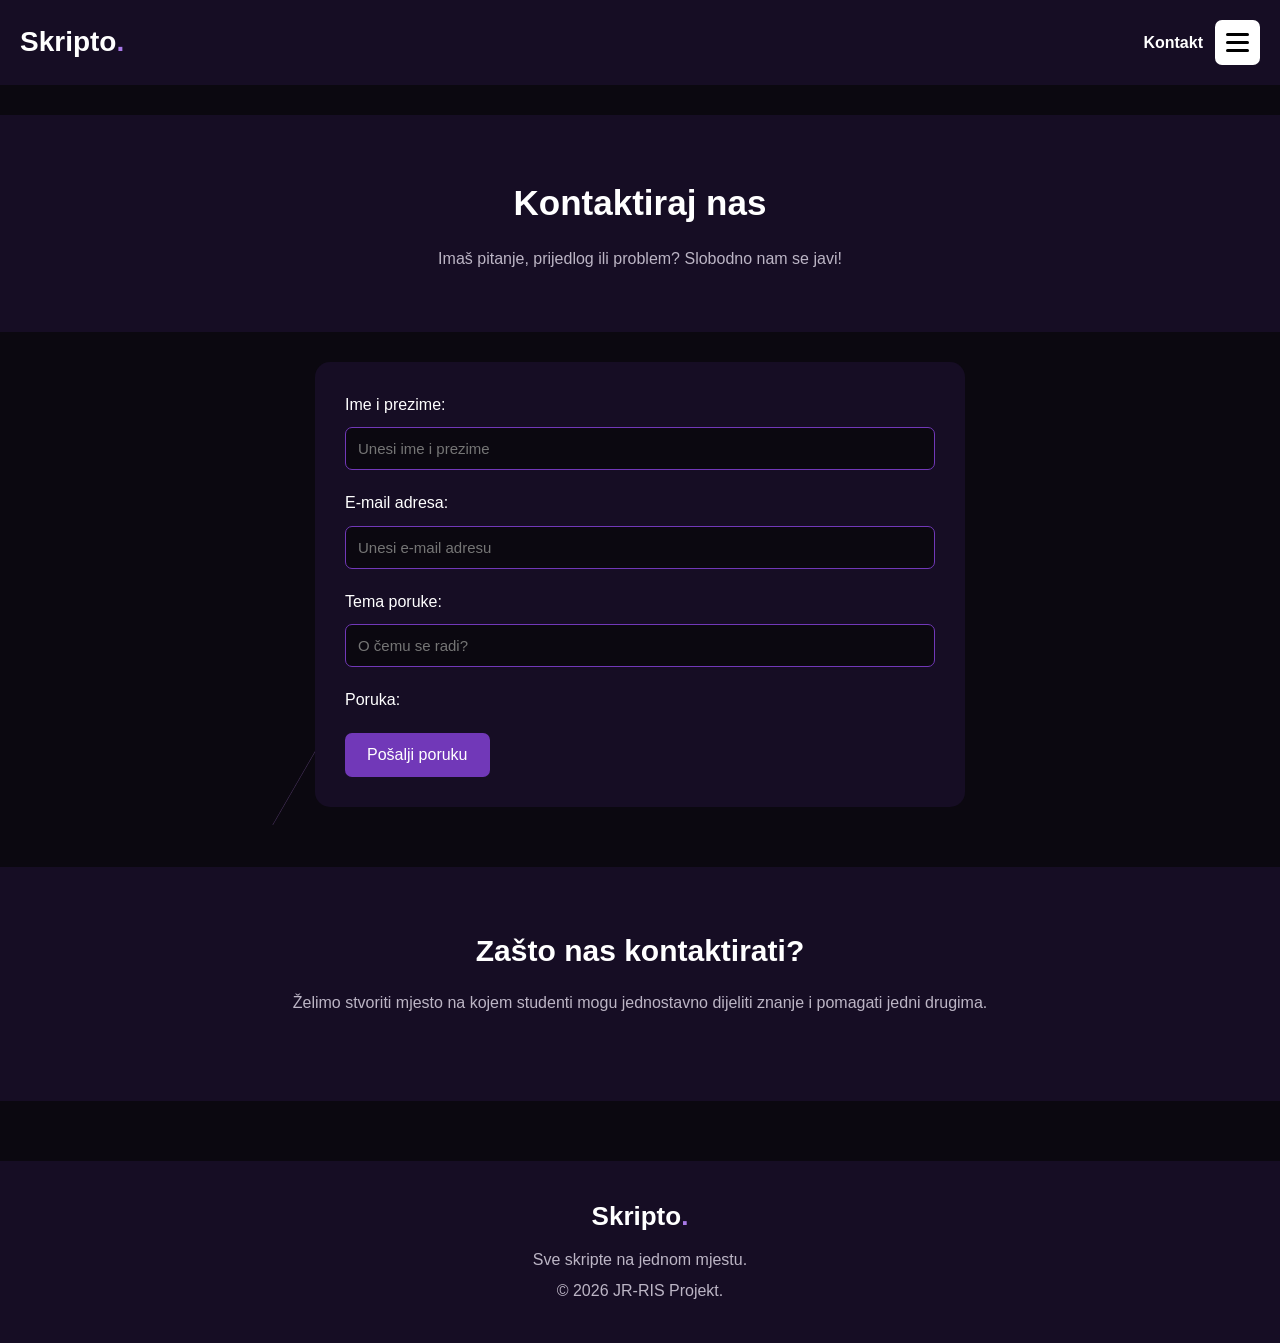
<file: kontakt.html>
<!DOCTYPE html>
<html lang="hr">

<head>
    <meta charset="UTF-8">
    <meta name="viewport" content="width=device-width, initial-scale=1.0">

    <title>Skripto - Kontakt</title>

    <link rel="stylesheet" href="css/stil.css">
</head>

<body>

    <!-- NAVIGACIJA -->
    <header>
        <nav class="navigacija">

            <a href="index.html" class="logo">Skripto<span>.</span></a>

            <div class="izbornik">

                <span class="trenutna_stranica">Kontakt</span>
            
                <button class="gumb_izbornik" id="gumbIzbornik" type="button"
                    aria-label="Otvori navigaciju" aria-expanded="false">
                    <span></span>
                    <span></span>
                    <span></span>
                </button>
            
                <ul class="izbornik_linkovi" id="izbornikLinkovi">
                    <li><a href="index.html">Početna</a></li>
                    <li><a href="skripte.html">Skripte</a></li>
                    <li><a href="o-nama.html">O nama</a></li>
                    <li><a href="upload.html">Pošalji skriptu</a></li>
                    <li><a href="kontakt.html">Kontakt</a></li>
                    <li><a href="profil.html">Moj profil</a></li>
                </ul>
            
            </div>

        </nav>
    </header>


    <!-- glavni sadrzaj -->
    <main>

        <section class="prviboxic">
            <h2>Kontaktiraj nas</h2>

            <p>
                Imaš pitanje, prijedlog ili problem?
                Slobodno nam se javi!
            </p>
        </section>


        <!-- kontakt obrazac -->

        <form class="kontakt_obrazac" action="https://formsubmit.co/josiprasan1@gmail.com" method="POST">

            <div>
                <label for="ime">Ime i prezime:</label>
                <input type="text" id="ime" name="ime" placeholder="Unesi ime i prezime" required>
            </div>

            <div>
                <label for="email">E-mail adresa:</label>
                <input type="email" id="email" name="email" placeholder="Unesi e-mail adresu" required>
            </div>

            <div>
                <label for="tema">Tema poruke:</label>
                <input type="text" id="tema" name="subject" placeholder="O čemu se radi?" required>
            </div>

            <div>
                <label for="poruka">Poruka:</label>
                <textarea id="poruka" name="message" rows="6" placeholder="Napiši svoju poruku..." required></textarea>
            </div>

            <input type="hidden" name="_subject" value="Nova poruka sa Skripto stranice">
            <input type="hidden" name="_captcha" value="false">

            <button type="submit">Pošalji poruku</button>

        </form>


        <!-- dodatne informacije -->
        <section class="poziv">

            <h2>Zašto nas kontaktirati?</h2>

            <p>
                Želimo stvoriti mjesto na kojem studenti
                mogu jednostavno dijeliti znanje i pomagati jedni drugima.
            </p>

        </section>

    </main>


    <!-- dole -->
    <footer>

        <h2>Skripto<span>.</span></h2>

        <p>Sve skripte na jednom mjestu.</p>

        <p>© 2026 JR-RIS Projekt.</p>

    </footer>

</body>

</html>
<script>
    // HAMBURGER NAVIGACIJA

    const gumbIzbornik = document.getElementById("gumbIzbornik");
    const izbornikLinkovi = document.getElementById("izbornikLinkovi");

    gumbIzbornik.addEventListener("click", function () {

        gumbIzbornik.classList.toggle("aktivno");
        izbornikLinkovi.classList.toggle("aktivno");

        const otvoren = izbornikLinkovi.classList.contains("aktivno");

        gumbIzbornik.setAttribute("aria-expanded", otvoren);
    });

    // Zatvaranje klikom izvan izbornika
    document.addEventListener("click", function (event) {

        if (!event.target.closest(".izbornik")) {
            gumbIzbornik.classList.remove("aktivno");
            izbornikLinkovi.classList.remove("aktivno");
            gumbIzbornik.setAttribute("aria-expanded", "false");
        }

    });

    // Zatvaranje nakon odabira stranice
    izbornikLinkovi.querySelectorAll("a").forEach(function (link) {

        link.addEventListener("click", function () {
            gumbIzbornik.classList.remove("aktivno");
            izbornikLinkovi.classList.remove("aktivno");
            gumbIzbornik.setAttribute("aria-expanded", "false");
        });

    });
</script>
</file>
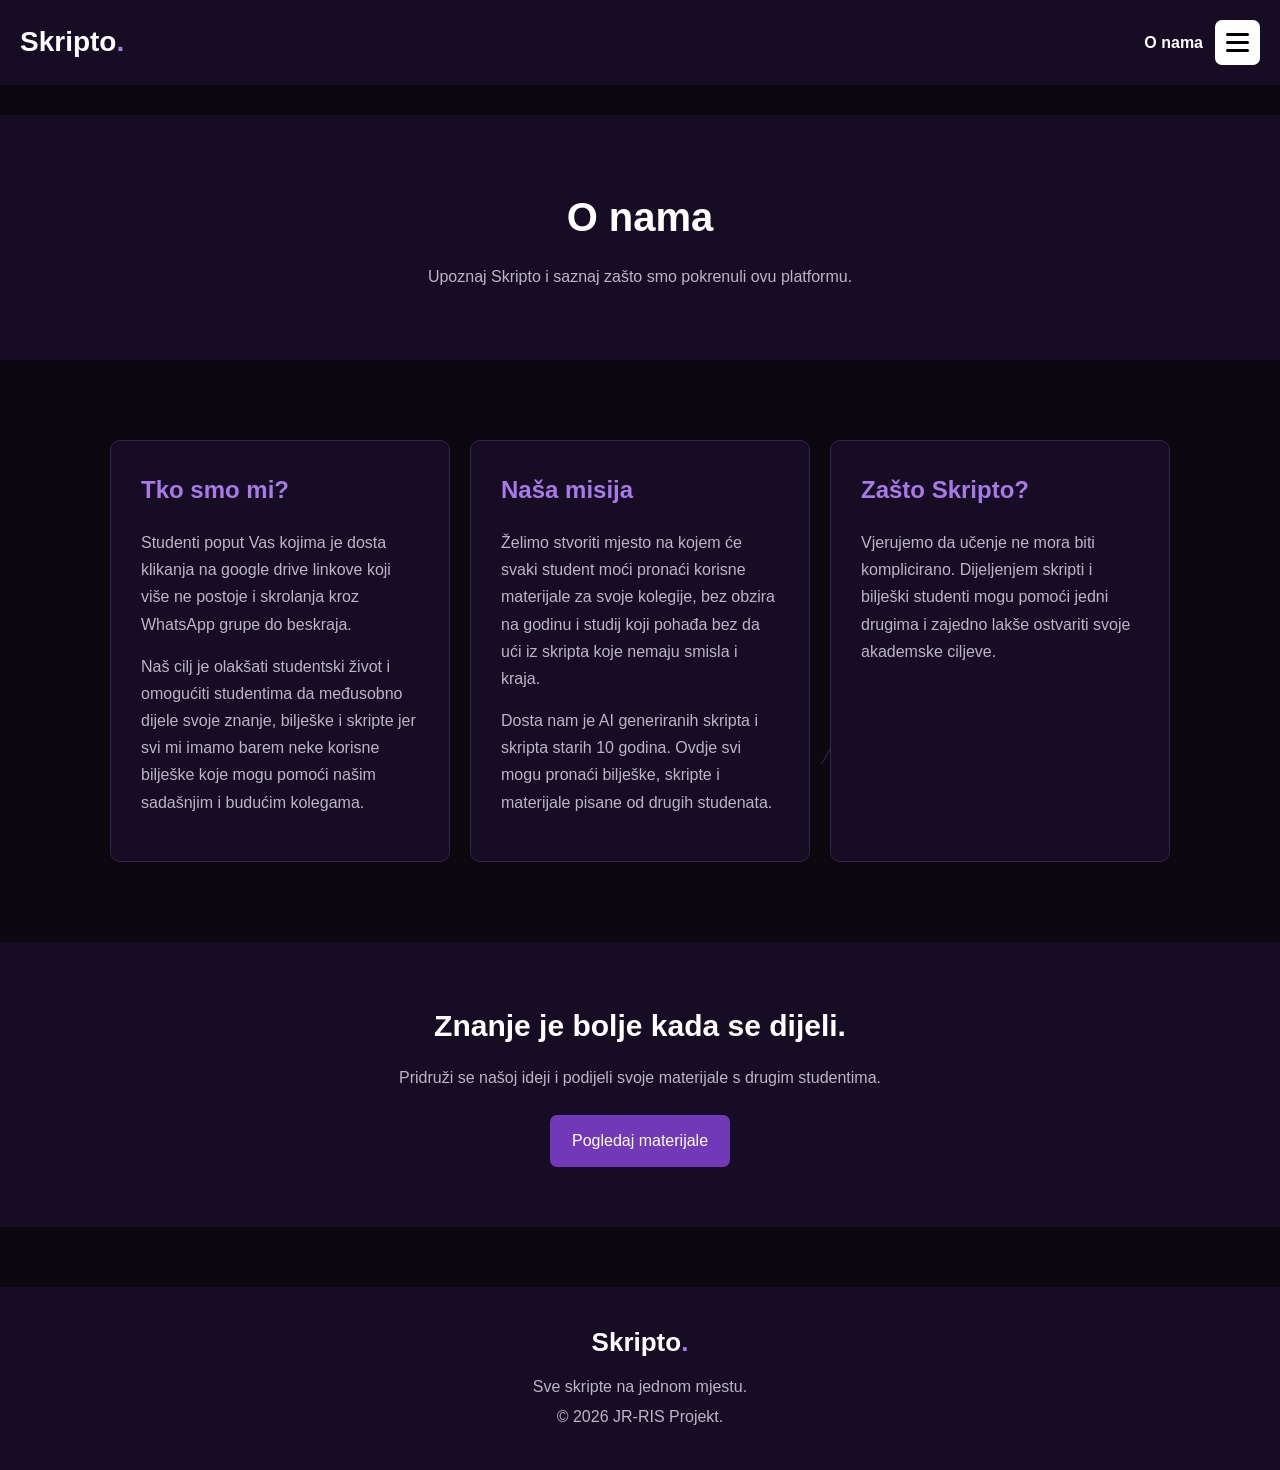
<file: o-nama.html>
<!DOCTYPE html>
<html lang="hr">

<head>
    <meta charset="UTF-8">
    <meta name="viewport" content="width=device-width, initial-scale=1.0">

    <title>Skripto - O nama</title>

    <link rel="stylesheet" href="css/stil.css">
</head>

<body>

    <!-- NAVIGACIJA -->
    <header>
        <nav class="navigacija">

            <a href="index.html" class="logo">Skripto<span>.</span></a>

            <div class="izbornik">

                <span class="trenutna_stranica">O nama</span>
            
                <button class="gumb_izbornik" id="gumbIzbornik" type="button"
                    aria-label="Otvori navigaciju" aria-expanded="false">
                    <span></span>
                    <span></span>
                    <span></span>
                </button>
            
                <ul class="izbornik_linkovi" id="izbornikLinkovi">
                    <li><a href="index.html">Početna</a></li>
                    <li><a href="skripte.html">Skripte</a></li>
                    <li><a href="o-nama.html">O nama</a></li>
                    <li><a href="upload.html">Pošalji skriptu</a></li>
                    <li><a href="kontakt.html">Kontakt</a></li>
                    <li><a href="profil.html">Moj profil</a></li>
                </ul>
            
            </div>

        </nav>
    </header>


    <!-- glavni sadrzaj -->
    <main>

        <section class="onama_naslov">

            <h1>O nama</h1>

            <p>
                Upoznaj Skripto i saznaj zašto smo pokrenuli ovu platformu.
            </p>

        </section>


        <section class="onama_sadrzaj">

            <article class="onama_kartica">

                <h2>Tko smo mi?</h2>

                <p>
                    Studenti poput Vas kojima je dosta klikanja na google drive linkove koji više ne postoje i skrolanja kroz WhatsApp grupe do beskraja.
                </p>

                <p>
                    Naš cilj je olakšati studentski život i omogućiti
                    studentima da međusobno dijele svoje znanje,
                    bilješke i skripte jer svi mi imamo barem neke korisne bilješke koje mogu pomoći našim sadašnjim i budućim kolegama.
                </p>

            </article>


            <article class="onama_kartica">

                <h2>Naša misija</h2>

                <p>
                    Želimo stvoriti mjesto na kojem će svaki student
                    moći pronaći korisne materijale za svoje kolegije,
                    bez obzira na godinu i studij koji pohađa bez da ući iz skripta koje nemaju smisla i kraja.
                </p>

                <p>
                    Dosta nam je AI generiranih skripta i skripta starih 10 godina. Ovdje svi mogu pronaći bilješke, skripte i materijale pisane od drugih studenata.
                </p>

            </article>


            <article class="onama_kartica">

                <h2>Zašto Skripto?</h2>

                <p>
                    Vjerujemo da učenje ne mora biti komplicirano.
                    Dijeljenjem skripti i bilješki studenti mogu
                    pomoći jedni drugima i zajedno lakše ostvariti
                    svoje akademske ciljeve.
                </p>

            </article>

        </section>


        <section class="poziv">

            <h2>Znanje je bolje kada se dijeli.</h2>

            <p>
                Pridruži se našoj ideji i podijeli svoje materijale
                s drugim studentima.
            </p>

            <a href="skripte.html" class="glavni_gumb">
                Pogledaj materijale
            </a>

        </section>

    </main>


    <!-- dole -->
    <footer>

        <h2>Skripto<span>.</span></h2>

        <p>Sve skripte na jednom mjestu.</p>

        <p>© 2026 JR-RIS Projekt.</p>

    </footer>

</body>

</html>
<script>
    // HAMBURGER NAVIGACIJA

    const gumbIzbornik = document.getElementById("gumbIzbornik");
    const izbornikLinkovi = document.getElementById("izbornikLinkovi");

    gumbIzbornik.addEventListener("click", function () {

        gumbIzbornik.classList.toggle("aktivno");
        izbornikLinkovi.classList.toggle("aktivno");

        const otvoren = izbornikLinkovi.classList.contains("aktivno");

        gumbIzbornik.setAttribute("aria-expanded", otvoren);
    });

    // Zatvaranje klikom izvan izbornika
    document.addEventListener("click", function (event) {

        if (!event.target.closest(".izbornik")) {
            gumbIzbornik.classList.remove("aktivno");
            izbornikLinkovi.classList.remove("aktivno");
            gumbIzbornik.setAttribute("aria-expanded", "false");
        }

    });

    // Zatvaranje nakon odabira stranice
    izbornikLinkovi.querySelectorAll("a").forEach(function (link) {

        link.addEventListener("click", function () {
            gumbIzbornik.classList.remove("aktivno");
            izbornikLinkovi.classList.remove("aktivno");
            gumbIzbornik.setAttribute("aria-expanded", "false");
        });

    });
</script>
</file>
<file: css/stil.css>
/* =========================================
   OSNOVNE POSTAVKE
========================================= */

* {
    margin: 0;
    padding: 0;
    box-sizing: border-box;
}

html {
    width: 100%;
    min-height: 100%;
    -webkit-text-size-adjust: 100%;
}

body {
    width: 100%;
    min-height: 100vh;
    margin: 0;
    background-color: #0b0810;
    color: white;
    font-family: Arial, sans-serif;
    line-height: 1.6;
    display: flex;
    flex-direction: column;

    background-color: #0b0810;
    position: relative;
}

body::before {
    content: "";
    position: fixed;
    top: 0;
    left: 0;
    width: 100%;
    height: 100%;
    pointer-events: none;
    z-index: -1;

    background-image:
        linear-gradient(120deg, transparent 49.7%, #49335e 50%, transparent 50.3%),
        linear-gradient(120deg, transparent 49.7%, #a879e8 50%, transparent 50.3%),
        linear-gradient(120deg, transparent 49.7%, #49335e 50%, transparent 50.3%),
        linear-gradient(120deg, transparent 49.7%, #49335e 50%, transparent 50.3%);

    background-size:
        250px 180px,
        180px 130px,
        300px 220px,
        200px 150px;

    background-position:
        10% 20%,
        85% 15%,
        75% 80%,
        20% 90%;

    background-repeat: no-repeat;
    opacity: 0.7;
}



a {
    color: inherit;
}

/* GLAVNI SADRŽAJ */
main {
    flex: 1;
}

/* =========================================
   NAVIGACIJA
========================================= */

header {
    background-color: #160d24;
    padding: 20px;
}

.navigacija {
    display: flex;
    justify-content: space-between;
    align-items: center;
    width: 100%;
    max-width: 1400px;
    margin: auto;
}

.logo {
    color: white;
    font-size: 28px;
    font-weight: bold;
    text-decoration: none;
}

.logo span,
footer span {
    color: #a879e8;
}

/* GUMB S TRI CRTICE */

.izbornik {
    position: relative;
}

.gumb_izbornik {
    display: flex;
    flex-direction: column;
    justify-content: center;
    align-items: center;
    gap: 5px;
    width: 45px;
    height: 45px;
    background-color: white;
    border: none;
    border-radius: 7px;
    cursor: pointer;
}

.gumb_izbornik span {
    display: block;
    width: 23px;
    height: 3px;
    background-color: black;
    border-radius: 3px;
    transition: 0.3s;
}

/* ANIMACIJA CRTICA */

.gumb_izbornik.aktivno span:nth-child(1) {
    transform: translateY(8px) rotate(45deg);
}

.gumb_izbornik.aktivno span:nth-child(2) {
    opacity: 0;
}

.gumb_izbornik.aktivno span:nth-child(3) {
    transform: translateY(-8px) rotate(-45deg);
}

/* PADAJUĆI IZBORNIK */

.izbornik_linkovi {
    display: block;
    position: absolute;
    top: 55px;
    right: 0;
    width: 220px;
    padding: 10px;
    margin: 0;
    list-style: none;
    background-color: #160d24;
    border: 1px solid #49335e;
    border-radius: 10px;
    box-shadow: 0 8px 20px rgba(0, 0, 0, 0.4);
    opacity: 0;
    visibility: hidden;
    transform: translateY(-10px);
    transition: 0.3s;
    z-index: 1000;
}

.izbornik_linkovi.aktivno {
    opacity: 1;
    visibility: visible;
    transform: translateY(0);
}

.izbornik_linkovi li {
    display: block;
}

.izbornik_linkovi a {
    display: block;
    padding: 13px;
    color: white;
    text-decoration: none;
    border-radius: 6px;
    transition: 0.3s;
}

.izbornik_linkovi a:hover {
    background-color: #49335e;
    color: #a879e8;
}

.trenutna_stranica {
    color: white;
    font-size: 16px;
    font-weight: bold;
    margin-right: 12px;
}

.izbornik {
    display: flex;
    align-items: center;
    position: relative;
}


/* NOVA NASLOVNA SEKCIJA */

/* NASLOVNA SEKCIJA */
.naslovna_nova {
    display: flex;
    justify-content: space-between;
    align-items: center;
    max-width: 1100px;
    margin: auto;
    padding: 70px 20px;
    gap: 50px;
}

.naslovna_nova .naslovni_tekst {
    flex: 1;
    max-width: 550px;
}

.naslovna_nova .naslovni_tekst h1 {
    font-size: 48px;
    margin-bottom: 25px;
}

.naslovna_nova .naslovni_tekst p {
    font-size: 18px;
    line-height: 1.7;
    margin-bottom: 30px;
}

.naslovna_slika {
    flex: 1;
    display: flex;
    justify-content: center;
    align-items: center;
}

.naslovna_slika img {
    width: 100%;
    max-width: 450px;
    height: auto;
    object-fit: contain;
}


/* STATISTIKA */

.statistika {
    max-width: 1000px;
    margin: 0 auto 70px;
    padding: 30px 20px;
    display: grid;
    grid-template-columns: repeat(3, 1fr);
    gap: 25px;
    text-align: center;
}

.statistika_stavka {
    background-color: #160d24;
    padding: 30px 15px;
    border: 1px solid #39264f;
    border-radius: 12px;
    transition: 0.3s;
}

.statistika_stavka:hover {
    transform: translateY(-5px);
    border-color: #a879e8;
}

.statistika_stavka h2 {
    color: #a879e8;
    font-size: 38px;
    margin-bottom: 10px;
}

.statistika_stavka p {
    color: white;
    font-size: 16px;
}

.kartica_skripte a {
    text-decoration: none;
}











/* =========================================
   POČETNA STRANICA
========================================= */

.naslovna {
    max-width: 1100px;
    margin: 80px auto;
    padding: 100px 20px;
    padding-top: 240px;
    padding-bottom: 240px;
    display: flex;
    justify-content: space-between;
    align-items: center;
    gap: 40px;
}

.naslovni_tekst {
    width: 55%;
}

.naslovni_tekst h1 {
    font-size: 45px;
    line-height: 1.2;
    margin-bottom: 20px;
}

.naslovni_tekst p {
    color: #bcb5c5;
    line-height: 1.7;
    margin-bottom: 25px;
}

.glavni_gumb {
    display: inline-block;
    background-color: #7138b8;
    color: white;
    padding: 13px 22px;
    border-radius: 7px;
    text-decoration: none;
    transition: 0.3s;
}

.glavni_gumb:hover {
    background-color: #a879e8;
}

.naslovna_slika {
    width: 40%;
    background-color: #241337;
    padding: 30px;
    border-radius: 15px;
}

.skripte {
    text-align: center;
    max-width: 1100px;
    margin: 0 auto 60px;
    padding: 40px 20px;
    padding-top: 250px;
    padding-bottom: 250px;
}

.skripte .popis_skripti {
    justify-content: center;
}

.primjer_skripte {
    background-color: #17121e;
    padding: 30px;
    border-radius: 10px;
}

.primjer_skripte h3 {
    margin-bottom: 15px;
}

.primjer_skripte p {
    color: #bcb5c5;
    margin-bottom: 10px;
}

.primjer_skripte .oznaka {
    color: #a879e8;
}











/* =========================================
   ZAJEDNIČKE SEKCIJE
========================================= */

.opis_sekcije {
    color: #bcb5c5;
    margin-bottom: 30px;
}

.poziv {
    background-color: #160d24;
    text-align: center;
    padding: 60px 20px;
    margin-top: 60px;
}

.poziv h2 {
    font-size: 30px;
    margin-bottom: 15px;
}

.poziv p {
    color: #bcb5c5;
    margin-bottom: 25px;
}

.poziv .gumb {
    display: inline-block;
    padding: 14px 25px;
    background-color: #7138b8;
    color: white;
    text-decoration: none;
    border-radius: 6px;
    transition: 0.3s;
}

.poziv .gumb:hover {
    background-color: #a879e8;
}













/* =========================================
   STRANICA MATERIJALI
========================================= */

.materijali_naslov {
    background-color: #160d24;
    text-align: center;
    padding: 70px 20px;
    margin-top: 30px;
}

.materijali_naslov h1 {
    font-size: 40px;
    margin-bottom: 15px;
}

.materijali_naslov p {
    color: #bcb5c5;
    line-height: 1.7;
}

.pretraga_sekcija {
    text-align: center;
    margin: 60px auto 40px;
    padding: 20px;
    max-width: 1100px;
}

.pretraga_sekcija h2 {
    font-size: 30px;
    margin-bottom: 10px;
}

.pretraga_sekcija p {
    color: #bcb5c5;
    margin-bottom: 25px;
}

.pretraga_sekcija input {
    width: 850px;
    max-width: calc(100% - 160px);
    padding: 16px;
    background-color: #160d24;
    color: white;
    border: 1px solid #7138b8;
    border-radius: 7px;
    font-size: 16px;
    font-family: inherit;
}

.pretraga_sekcija input:focus {
    outline: none;
    border-color: #a879e8;
}

.pretraga_sekcija input::placeholder {
    color: #8e849b;
}

.materijali_sekcija {
    max-width: 1600px;
    width: 100%;
    margin: 60px auto 80px;
    padding: 20px;
}

.materijali_sekcija h2 {
    font-size: 30px;
    margin-bottom: 10px;
    margin-left: 30px;
}




















/* =========================================
   KARTICE SKRIPTI
========================================= */

.broj_preuzimanja {
    color: #a879e8 !important;
    font-size: 14px;
    margin-top: 5px;
    margin-bottom: 15px;
}

.popis_skripti {
    display: flex;
    flex-wrap: wrap;
    gap: 25px;
    margin-top: 30px;
    max-width: 1500px;
    margin-left: auto;
    margin-right: auto;
}

.kartica_skripte {
    display: flex;
    flex-direction: column;
    background-color: #160d24;
    border: 1px solid #49335e;
    border-radius: 10px;
    padding: 25px;
    width: 280px;
    min-height: 240px;
    transition: 0.3s;
}

.kartica_skripte:hover {
    border-color: #a879e8;
    transform: translateY(-5px);
}

.kartica_skripte h3 {
    font-size: 21px;
    margin-bottom: 15px;
    color: white;
}

.kartica_skripte p {
    color: #bcb5c5;
    line-height: 1.6;
    margin-bottom: 12px;
}

.kartica_skripte .podaci {
    font-size: 14px;
    color: #a879e8;
}

.kartica_skripte .gumb {
    display: inline-block;
    width: fit-content;
    margin-top: auto;
    padding: 12px 18px;
    background-color: #7138b8;
    color: white;
    text-decoration: none;
    border: none;
    border-radius: 6px;
    cursor: pointer;
    transition: 0.3s;
}

.kartica_skripte .gumb:hover {
    background-color: #a879e8;
}

#nemaSkripti {
    width: 100%;
    text-align: center;
    color: #bcb5c5;
    padding: 30px;
}

.red_lajkova {
    display: flex;
    align-items: center;
    gap: 10px;
    margin: 10px 0;
}

.gumb_lajk {
    background-color: transparent;
    color: white;
    border: 1px solid #a879e8;
    border-radius: 6px;
    padding: 8px 12px;
    cursor: pointer;
    transition: 0.3s;
}

.gumb_lajk:hover {
    background-color: #49335e;
}

.gumb_lajk.lajkano {
    background-color: #7138b8;
    border-color: #a879e8;
}

.broj_lajkova {
    font-size: 14px;
    color: #c9b5e8;
}

/* RED ZA PRETRAGU I SORTIRANJE */
.pretraga_red {
    display: flex;
    align-items: center;
    justify-content: center;
    gap: 12px;
    width: 100%;
    max-width: 1500px;
    margin: 0 auto;
}

.pretraga_red input {
    flex: 1;
    min-width: 0;
    width: 350px;
    max-width: none;
    box-sizing: border-box;
}

/* GUMB SORTIRANJE */
.sortiranje {
    position: relative;
    flex-shrink: 0;
}

.gumb_sortiraj {
    background-color: #160d24;
    color: white;
    border: 1px solid #49335e;
    padding: 16px 20px;
    border-radius: 8px;
    cursor: pointer;
    font-family: inherit;
    font-size: 16px;
    transition: 0.3s;
}

.gumb_sortiraj:hover {
    background-color: #49335e;
}



/* PADAJUĆI IZBORNIK */
.opcije_sortiranja {
    display: none;
    position: absolute;
    top: calc(100% + 8px);
    right: 0;
    width: 220px;
    background-color: #160d24;
    border: 1px solid #49335e;
    border-radius: 8px;
    overflow: hidden;
    z-index: 100;
    box-shadow: 0 5px 15px rgba(0, 0, 0, 0.3);
}

.opcije_sortiranja.aktivno {
    display: block;
}

.opcije_sortiranja button {
    display: block;
    width: 100%;
    padding: 12px;
    background: none;
    border: none;
    color: white;
    text-align: left;
    cursor: pointer;
    font-family: inherit;
    font-size: 14px;
}

.opcije_sortiranja button:hover {
    background-color: #49335e;
}
























/* =========================================
   STRANICA O NAMA
========================================= */

.onama_naslov {
    background-color: #160d24;
    text-align: center;
    padding: 70px 20px;
    margin-top: 30px;
}

.onama_naslov h1 {
    font-size: 40px;
    margin-bottom: 15px;
}

.onama_naslov p {
    color: #bcb5c5;
}

.onama_sadrzaj {
    max-width: 1100px;
    margin: 60px auto;
    display: grid;
    grid-template-columns: repeat(3, 1fr);
    gap: 20px;
    padding: 20px;
}

.onama_kartica {
    background-color: #160d24;
    padding: 30px;
    border-radius: 10px;
    border: 1px solid #352347;
    transition: 0.3s;
}

.onama_kartica:hover {
    border-color: #a879e8;
    transform: translateY(-5px);
}

.onama_kartica h2 {
    margin-bottom: 20px;
    color: #a879e8;
}

.onama_kartica p {
    color: #bcb5c5;
    line-height: 1.7;
    margin-bottom: 15px;
}


























/* =========================================
   KONTAKT STRANICA
========================================= */

.prviboxic {
    background-color: #160d24;
    text-align: center;
    padding: 60px 20px;
    margin-top: 30px;
}

.prviboxic h1,
.prviboxic h2 {
    font-size: 35px;
    margin-bottom: 15px;
}

.prviboxic p {
    color: #bcb5c5;
}

.kontakt_obrazac {
    max-width: 650px;
    margin: 30px auto;
    padding: 30px;
    background-color: #160d24;
    border-radius: 15px;
    text-align: left;
}

.kontakt_obrazac div {
    margin-bottom: 20px;
}

.kontakt_obrazac label {
    display: block;
    margin-bottom: 10px;
}

.kontakt_obrazac input,
.kontakt_obrazac textarea {
    width: 100%;
    padding: 12px;
    background-color: #0b0810;
    color: white;
    border: 1px solid #7138b8;
    border-radius: 7px;
    font-family: inherit;
    font-size: 15px;
}

.kontakt_obrazac input:focus,
.kontakt_obrazac textarea:focus {
    outline: none;
    border-color: #a879e8;
}

.kontakt_obrazac textarea {
    resize: vertical;
}

.kontakt_obrazac button {
    background-color: #7138b8;
    color: white;
    padding: 13px 22px;
    border: none;
    border-radius: 7px;
    cursor: pointer;
    font-family: inherit;
    font-size: 16px;
    transition: 0.3s;
}

.kontakt_obrazac button:hover {
    background-color: #a879e8;
}



















/* =========================================
   UPLOAD STRANICA
========================================= */
#poruka {
    display: none;
    background-color: #160d24;
    color: #ffaaaa;
    font-weight: bold;
    border-radius: 8px;
    padding: 12px;
    margin-top: 15px;
    text-align: center;
    font-size: 18px;
}

#poruka.greska {
    display: block;
}

#poruka.uspjeh {
    display: block;
    color: #b8e6b8;
    border-color: #4c8c55;
}

/* Sakrivanje originalnog gumba */
#datoteka {
    display: none;
}

/* Izgled gumba Odaberi */
.odaberi_datoteku {
    display: inline-block;
    width: fit-content;
    background-color: #7138b8;
    color: white;
    padding: 12px 20px;
    border-radius: 8px;
    cursor: pointer;
    transition: 0.3s;
}

.odaberi_datoteku:hover {
    background-color: #8b52d0;
}

#nazivDatoteke {
    color: #c8bfd2;
    font-size: 14px;
    margin-top: 8px;
}
input[type="file"]::file-selector-button {
    font-size: 0;
}

input[type="file"]::file-selector-button::after {
    content: "Odaberi";
    font-size: 14px;
}

input[type="file"] {
    color: #c8bfd2;
    background-color: #160d24;
    border: 1px solid #49335e;
    border-radius: 8px;
    padding: 10px;
    width: 100%;
    cursor: pointer;
    font-family: inherit;
}

input[type="file"]::file-selector-button {
    background-color: #7138b8;
    color: white;
    border: none;
    padding: 10px 18px;
    border-radius: 6px;
    margin-right: 15px;
    cursor: pointer;
    font-family: inherit;
    transition: 0.3s;
}

input[type="file"]::file-selector-button:hover {
    background-color: #8b52d0;
}
.upload_naslov {
    background-color: #160d24;
    text-align: center;
    padding: 70px 20px;
    margin-top: 30px;
}

.upload_naslov h1 {
    font-size: 40px;
    margin-bottom: 15px;
}

.upload_naslov>p {
    color: #bcb5c5;
    line-height: 1.7;
}

.upload_obrazac {
    max-width: 550px;
    margin: 40px auto;
    padding: 35px;
    background-color: #0b0810;
    border: 1px solid #7138b8;
    border-radius: 12px;
    text-align: left;
}

.upload_obrazac label {
    display: block;
    margin-bottom: 9px;
    color: white;
    font-size: 16px;
}

.upload_obrazac input,
.upload_obrazac select,
.upload_obrazac textarea {
    display: block;
    width: 100%;
    padding: 13px;
    margin-bottom: 22px;
    background-color: #160d24;
    color: white;
    border: 1px solid #49335e;
    border-radius: 6px;
    font-size: 15px;
    font-family: inherit;
}

.upload_obrazac input:focus,
.upload_obrazac select:focus,
.upload_obrazac textarea:focus {
    outline: none;
    border-color: #a879e8;
}

.upload_obrazac input[type="file"] {
    cursor: pointer;
}

.upload_obrazac textarea {
    resize: vertical;
}

.upload_obrazac button {
    width: 100%;
    padding: 15px;
    margin-top: 10px;
    background-color: #7138b8;
    color: white;
    border: none;
    border-radius: 6px;
    font-size: 16px;
    font-weight: bold;
    font-family: inherit;
    cursor: pointer;
    transition: 0.3s;
}

.upload_obrazac button:hover {
    background-color: #a879e8;
}

#poruka {
    margin-top: 20px;
    text-align: center;
    color: #bcb5c5;
    line-height: 1.5;
}

/* POZADINA POPUP PROZORA */
.pozadina_popup {
    display: none;
    position: fixed;
    top: 0;
    left: 0;
    width: 100%;
    height: 100%;
    background-color: rgba(0, 0, 0, 0.75);
    justify-content: center;
    align-items: center;
    z-index: 1000;
}

/* POPUP PROZOR */
.popup_prijava {
    background-color: #160d24;
    border: 1px solid #49335e;
    border-radius: 15px;
    padding: 35px;
    width: 90%;
    max-width: 400px;
    text-align: center;
    box-shadow: 0 10px 30px rgba(0, 0, 0, 0.5);
}

/* IKONA */
.popup_ikona {
    font-size: 35px;
    margin-bottom: 15px;
}

/* NASLOV */
.popup_prijava h2 {
    color: white;
    margin-bottom: 15px;
}

/* TEKST */
.popup_prijava p {
    color: #c8bfd2;
    line-height: 1.6;
}

/* GUMB ZA PRIJAVU */
.popup_gumb {
    display: block;
    background-color: #7138b8;
    color: white;
    text-decoration: none;
    padding: 13px;
    border-radius: 8px;
    margin-top: 20px;
    transition: 0.3s;
}

.popup_gumb:hover {
    background-color: #8b52d0;
}

/* REGISTRACIJA */
.popup_registracija {
    margin-top: 20px;
    font-size: 14px;
}

.popup_registracija a {
    color: #b58ae8;
    text-decoration: none;
}

/* ZATVARANJE */
#zatvoriPopup {
    background: none;
    border: none;
    color: #b8a9c8;
    cursor: pointer;
    margin-top: 15px;
    font-size: 14px;
}

#zatvoriPopup:hover {
    color: white;
}


/* =========================================
   PODNOŽJE
========================================= */

footer {
    background-color: #160d24;
    text-align: center;
    padding: 35px 20px;
    margin-top: 60px;
}

footer h2 {
    font-size: 26px;
    margin-bottom: 10px;
}

footer p {
    color: #bcb5c5;
    margin-bottom: 5px;
}










/* REGISTRACIJA I PRIJAVA */

.auth-container {
    width: 90%;
    max-width: 1200px;
    margin: 50px auto;
    padding: 35px;
    background: #160d24;
    border-radius: 12px;
    box-sizing: border-box;
}

.auth-container h1 {
    text-align: center;
    color: #a879e8;
    margin-bottom: 10px;
}

.auth-opis {
    text-align: center;
    color: #ccc;
    margin-bottom: 30px;
}

.auth-form {
    display: flex;
    flex-direction: column;
    gap: 15px;
}

.auth-form label {
    color: white;
    margin-bottom: -10px;
}

.auth-form input {
    padding: 13px;
    border: 1px solid #49345f;
    border-radius: 6px;
    background: #0b0810;
    color: white;
    font-size: 16px;
}

.auth-form button {
    padding: 13px;
    background: #7138b8;
    color: white;
    border: none;
    border-radius: 6px;
    font-size: 16px;
    cursor: pointer;
    margin-top: 10px;
}

.auth-form button:hover {
    background: #8952ce;
}

.auth-form button:disabled {
    opacity: 0.6;
    cursor: not-allowed;
}

.auth-poruka {
    text-align: center;
    margin-top: 18px;
    color: #ccc;
}

.auth-poruka a {
    color: #a879e8;
}

#poruka {
    text-align: center;
    margin-top: 15px;
    color: #a879e8;
}








/* KORISNIČKI PROFIL */

.auth-container {
    width: 90%;
    max-width: 1200px;
    margin: 50px auto;
}

#podaciProfila {
    width: 100%;
    background: #160d24;
    padding: 25px;
    border: 1px solid #39264f;
    border-radius: 10px;
    margin: 20px 0 35px;
}

#podaciProfila p {
    margin: 10px 0;
    color: white;
}

.auth-container h2 {
    color: #a879e8;
    margin-bottom: 20px;
}

/* RASPORED SKRIPTI */

#mojeSkripte {
    width: 100%;
    display: grid;
    grid-template-columns: repeat(4, minmax(0, 1fr));
    gap: 20px;
    margin-bottom: 30px;
}

/* KARTICE SKRIPTI */

#mojeSkripte .kartica_skripte {
    width: 100%;
    aspect-ratio: 1 / 1;
    min-width: 0;
    background: #160d24;
    padding: 20px;
    border: 1px solid #39264f;
    border-radius: 10px;
    display: flex;
    flex-direction: column;
    justify-content: space-between;
    overflow: hidden;
    transition: 0.3s;
}

#mojeSkripte .kartica_skripte:hover {
    border-color: #a879e8;
    transform: translateY(-4px);
}

#mojeSkripte .kartica_skripte h3 {
    color: #a879e8;
    margin-bottom: 10px;
}

#mojeSkripte .kartica_skripte p {
    color: white;
    overflow-wrap: anywhere;
}

/* GUMB ODJAVA */

#odjava {
    width: 100%;
    padding: 13px;
    background: #7138b8;
    color: white;
    border: none;
    border-radius: 6px;
    font-size: 16px;
    cursor: pointer;
}

#odjava:hover {
    background: #8952ce;
}

/* ADMIN GUMB */

.gumb-admin {
    display: inline-block;
    background-color: #7138b8;
    color: white;
    padding: 12px 25px;
    border-radius: 8px;
    text-decoration: none;
    font-weight: bold;
    margin-top: 20px;
    transition: 0.3s;
}

.gumb-admin:hover {
    background-color: #a879e8;
}











/* ADMIN PANEL */

.admin-stranica {
    max-width: 1100px;
    margin: 50px auto;
    padding: 20px;
    min-height: 60vh;
}

.admin-naslov {
    text-align: center;
    margin-bottom: 40px;
}

.admin-naslov h1 {
    font-size: 38px;
    color: #a879e8;
    margin-bottom: 10px;
}

.admin-naslov p {
    color: #ccc;
}

.admin-statistika {
    background-color: #160d24;
    padding: 20px;
    border-radius: 10px;
    margin-bottom: 25px;
}

.admin-statistika h2 {
    font-size: 20px;
}

.admin-statistika span {
    color: #a879e8;
}

.admin-poruka {
    color: #ccc;
    text-align: center;
    margin: 25px 0;
}

.admin-kartica {
    background-color: #160d24;
    border: 1px solid #39264f;
    border-radius: 12px;
    padding: 25px;
    margin-bottom: 20px;
}

.admin-kartica h3 {
    color: #a879e8;
    font-size: 23px;
    margin-bottom: 15px;
}

.admin-kartica p {
    color: #ddd;
    margin: 10px 0;
    overflow-wrap: anywhere;
}

.admin-gumbi {
    display: flex;
    gap: 12px;
    margin-top: 20px;
    flex-wrap: wrap;
}

.admin-gumbi button {
    border: none;
    padding: 12px 20px;
    border-radius: 6px;
    color: white;
    cursor: pointer;
    font-size: 15px;
    transition: 0.3s;
}

.admin-gumbi button:hover {
    opacity: 0.8;
}

.admin-gumbi button:disabled {
    opacity: 0.5;
    cursor: not-allowed;
}

.admin-pregled {
    background-color: #51416b;
}

.admin-odobri {
    background-color: #23864b;
}

.admin-odbij {
    background-color: #b63838;
}



/* ============================= */
/* PRILAGODBA ZA TABLETE I MOBITELE */
/* ============================= */

/* TABLETI */
@media (max-width: 900px) {

    .navigacija {
        flex-direction: column;
        gap: 15px;
    }

    .navigacija ul {
        flex-wrap: wrap;
        justify-content: center;
        gap: 15px;
        padding: 0;
    }

    .naslovna_nova {
        gap: 25px;
        padding: 50px 20px;
    }

    .naslovna_nova .naslovni_tekst h1 {
        font-size: 38px;
    }

    .naslovna_slika img {
        max-width: 350px;
    }

    .statistika {
        gap: 15px;
    }
}
</file>
